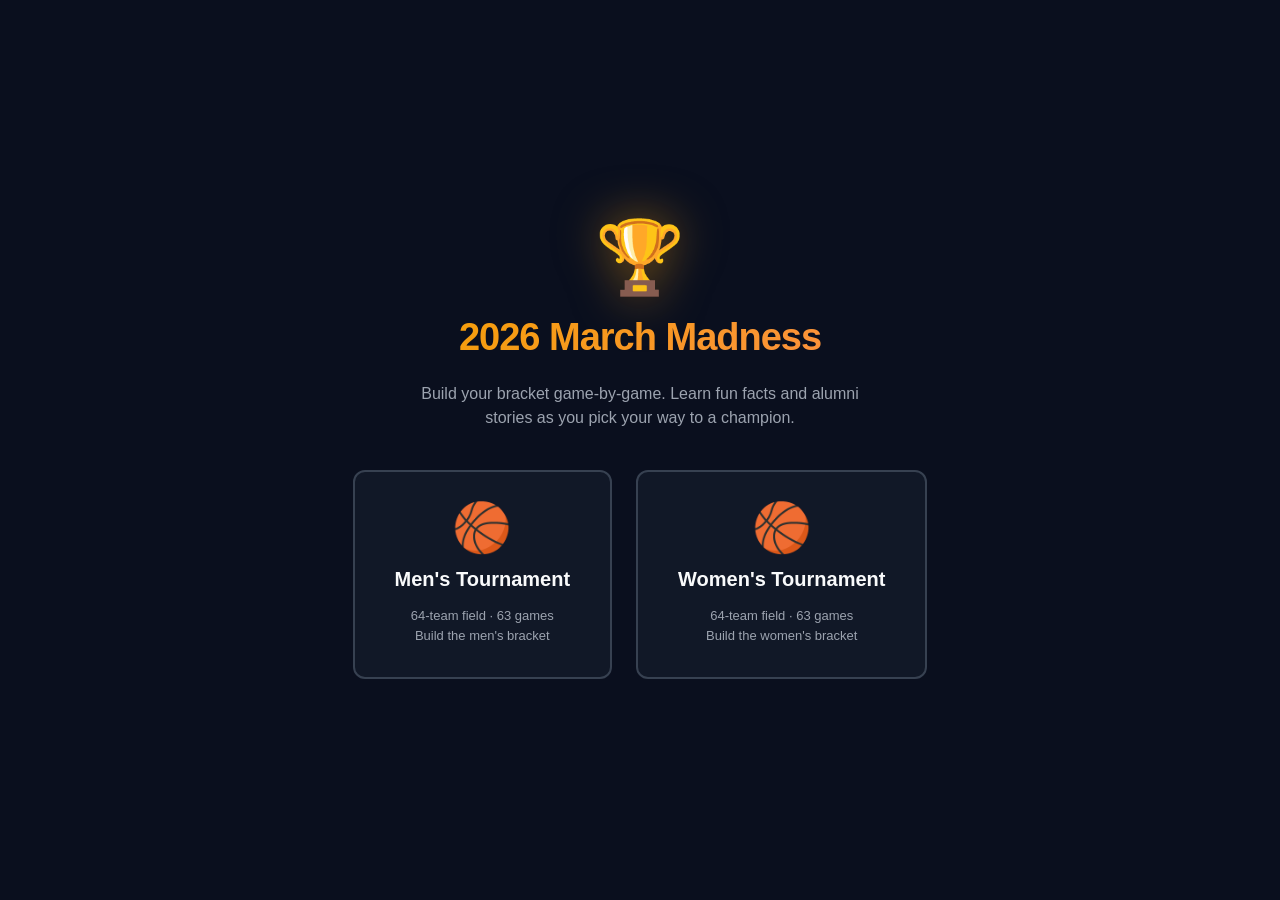
<file: index.html>
<!DOCTYPE html>
<html lang="en">
<head>
  <meta charset="UTF-8" />
  <meta name="viewport" content="width=device-width, initial-scale=1.0" />
  <title>2026 March Madness Bracket Builder</title>
  <link rel="stylesheet" href="styles.css" />
</head>
<body>
  <div id="app"></div>
  <script src="schools.js"></script>
  <script src="data.js"></script>
  <script src="app.js"></script>
</body>
</html>
</file>
<file: styles.css>
/* =====================================================================
   2026 March Madness Bracket Builder — Wizard UI
   ===================================================================== */

*, *::before, *::after { box-sizing: border-box; margin: 0; padding: 0; }

:root {
  --bg: #0a0f1e;
  --surface: #111827;
  --surface2: #1f2937;
  --surface3: #374151;
  --border: #374151;
  --text: #f9fafb;
  --text-muted: #9ca3af;
  --text-dim: #6b7280;
  --accent: #f59e0b;
  --accent2: #fbbf24;
  --danger: #ef4444;
  --success: #10b981;
  --radius: 12px;
  --radius-sm: 8px;
}

html, body { height: 100%; }

body {
  font-family: -apple-system, BlinkMacSystemFont, 'Segoe UI', Roboto, sans-serif;
  background: var(--bg);
  color: var(--text);
  min-height: 100vh;
  font-size: 14px;
  line-height: 1.5;
}

#app { min-height: 100vh; display: flex; flex-direction: column; }

/* =====================================================================
   LANDING SCREEN
   ===================================================================== */

.landing {
  flex: 1;
  display: flex;
  flex-direction: column;
  align-items: center;
  justify-content: center;
  padding: 32px 20px;
  text-align: center;
  gap: 40px;
}

.landing-hero {
  display: flex;
  flex-direction: column;
  align-items: center;
  gap: 16px;
}

.landing-trophy {
  font-size: 72px;
  line-height: 1;
  filter: drop-shadow(0 0 24px rgba(245,158,11,0.5));
}

.landing-title {
  font-size: 38px;
  font-weight: 800;
  letter-spacing: -1px;
  background: linear-gradient(135deg, #f59e0b, #fb923c);
  -webkit-background-clip: text;
  -webkit-text-fill-color: transparent;
  background-clip: text;
}

.landing-subtitle {
  font-size: 16px;
  color: var(--text-muted);
  max-width: 480px;
}

.tournament-cards {
  display: flex;
  gap: 24px;
  flex-wrap: wrap;
  justify-content: center;
}

.tournament-card {
  background: var(--surface);
  border: 2px solid var(--border);
  border-radius: var(--radius);
  padding: 32px 40px;
  cursor: pointer;
  transition: border-color 0.2s, transform 0.15s, box-shadow 0.2s;
  min-width: 220px;
  display: flex;
  flex-direction: column;
  align-items: center;
  gap: 12px;
}

.tournament-card:hover {
  border-color: var(--accent);
  transform: translateY(-4px);
  box-shadow: 0 16px 48px rgba(245,158,11,0.2);
}

.tournament-card-icon { font-size: 48px; line-height: 1; }
.tournament-card-name { font-size: 20px; font-weight: 700; }
.tournament-card-desc { font-size: 13px; color: var(--text-muted); text-align: center; }

/* =====================================================================
   WIZARD LAYOUT
   ===================================================================== */

.wizard {
  flex: 1;
  display: flex;
  flex-direction: column;
  min-height: 100vh;
}

/* ── Header ──────────────────────────────────────────────────────────── */
.wizard-header {
  background: var(--surface);
  border-bottom: 1px solid var(--border);
  padding: 12px 20px;
  display: flex;
  align-items: center;
  gap: 16px;
  position: sticky;
  top: 0;
  z-index: 50;
}

.wizard-back-btn {
  background: var(--surface2);
  border: 1px solid var(--border);
  color: var(--text);
  padding: 6px 14px;
  border-radius: var(--radius-sm);
  cursor: pointer;
  font-size: 13px;
  font-weight: 600;
  transition: background 0.15s;
  white-space: nowrap;
}
.wizard-back-btn:hover { background: var(--surface3); }
.wizard-back-btn:disabled { opacity: 0.3; cursor: default; }

.wizard-reset-btn {
  background: var(--surface2);
  border: 1px solid var(--border);
  color: var(--text-muted);
  padding: 6px 14px;
  border-radius: var(--radius-sm);
  cursor: pointer;
  font-size: 13px;
  font-weight: 600;
  transition: background 0.15s, color 0.15s;
  white-space: nowrap;
}
.wizard-reset-btn:hover { background: var(--surface3); color: #f87171; }

.wizard-title {
  font-size: 14px;
  font-weight: 700;
  color: var(--accent);
  flex: 1;
  text-align: center;
  white-space: nowrap;
  overflow: hidden;
  text-overflow: ellipsis;
}

.wizard-progress-wrap {
  display: flex;
  align-items: center;
  gap: 8px;
  flex-shrink: 0;
}

.wizard-progress-bar {
  width: 120px;
  height: 6px;
  background: var(--surface3);
  border-radius: 3px;
  overflow: hidden;
}

.wizard-progress-fill {
  height: 100%;
  background: var(--accent);
  border-radius: 3px;
  transition: width 0.3s ease;
}

.wizard-progress-text {
  font-size: 11px;
  color: var(--text-muted);
  white-space: nowrap;
}

/* ── Round Banner ────────────────────────────────────────────────────── */
.round-banner {
  background: linear-gradient(135deg, var(--surface), var(--surface2));
  border-bottom: 2px solid var(--accent);
  padding: 10px 20px;
  text-align: center;
}

.round-banner-label {
  font-size: 11px;
  font-weight: 700;
  text-transform: uppercase;
  letter-spacing: 0.12em;
  color: var(--text-muted);
}

.round-banner-title {
  font-size: 18px;
  font-weight: 800;
  color: var(--accent);
}

.round-banner-subtitle {
  font-size: 12px;
  color: var(--text-muted);
  margin-top: 2px;
}

/* ── Game Stage ──────────────────────────────────────────────────────── */
.game-stage {
  flex: 1;
  display: flex;
  flex-direction: column;
  align-items: center;
  padding: 24px 16px 40px;
  gap: 20px;
}

.vs-divider {
  font-size: 20px;
  font-weight: 900;
  color: var(--text-dim);
  letter-spacing: 2px;
  flex-shrink: 0;
}

.matchup-row {
  display: flex;
  align-items: stretch;
  gap: 16px;
  width: 100%;
  max-width: 900px;
}

/* ── Team Card ───────────────────────────────────────────────────────── */
.team-card {
  flex: 1;
  border-radius: var(--radius);
  overflow: hidden;
  cursor: pointer;
  border: 3px solid transparent;
  transition: transform 0.18s, box-shadow 0.18s, border-color 0.18s;
  position: relative;
  display: flex;
  flex-direction: column;
}

.team-card:hover {
  transform: translateY(-6px);
  box-shadow: 0 20px 60px rgba(0,0,0,0.5);
  border-color: rgba(255,255,255,0.3);
}

.team-card.selected {
  border-color: var(--accent);
  box-shadow: 0 0 0 4px rgba(245,158,11,0.3), 0 20px 60px rgba(0,0,0,0.5);
  transform: translateY(-4px);
}

.team-card.selected .team-card-banner::after {
  content: '✓ PICKED';
  position: absolute;
  top: 12px;
  right: 12px;
  background: var(--accent);
  color: #000;
  font-size: 10px;
  font-weight: 900;
  letter-spacing: 0.08em;
  padding: 3px 8px;
  border-radius: 4px;
}

/* Banner (solid primary color top section) */
.team-card-banner {
  padding: 20px 16px 14px;
  position: relative;
  display: flex;
  flex-direction: column;
  align-items: center;
  gap: 6px;
}

.team-card-seed {
  position: absolute;
  top: 10px;
  left: 10px;
  width: 26px;
  height: 26px;
  background: rgba(0,0,0,0.35);
  border-radius: 50%;
  display: flex;
  align-items: center;
  justify-content: center;
  font-size: 11px;
  font-weight: 900;
  color: #fff;
}

/* Large school primary logo (ESPN CDN) */
.school-logo-img {
  width: 90px;
  height: 90px;
  object-fit: contain;
  filter: drop-shadow(0 2px 8px rgba(0,0,0,0.45));
}

.team-card-name {
  font-size: 18px;
  font-weight: 800;
  color: #fff;
  text-align: center;
  text-shadow: 0 2px 6px rgba(0,0,0,0.5);
  margin-top: 2px;
}

/* Mascot emoji + name row */
.team-card-mascot-row {
  display: flex;
  align-items: center;
  gap: 6px;
}

.team-card-mascot-emoji {
  font-size: 22px;
  line-height: 1;
}

.team-card-mascot-name {
  font-size: 13px;
  color: rgba(255,255,255,0.75);
}

.team-card-city {
  font-size: 11px;
  color: rgba(255,255,255,0.55);
}

/* ── First Four split card ─────────────────────────────────────────── */
.ff-banner {
  padding: 0 0 10px;
  gap: 0;
}

.ff-banner .team-card-seed {
  top: 8px;
  left: 8px;
  z-index: 2;
}

.ff-split {
  display: flex;
  width: 100%;
  position: relative;
  align-items: stretch;
}

.ff-half {
  flex: 1;
  display: flex;
  flex-direction: column;
  align-items: center;
  justify-content: flex-end;
  padding: 18px 8px 10px;
  gap: 4px;
}

.ff-logo-img {
  width: 60px;
  height: 60px;
  object-fit: contain;
  filter: drop-shadow(0 2px 6px rgba(0,0,0,0.45));
}

.ff-logo-emoji {
  font-size: 36px;
  line-height: 1;
}

.ff-half-name {
  font-size: 11px;
  font-weight: 700;
  color: #fff;
  text-align: center;
  text-shadow: 0 1px 4px rgba(0,0,0,0.5);
  word-break: break-word;
}

.ff-half-mascot { font-size: 18px; line-height: 1; }

.ff-vs {
  position: absolute;
  left: 50%;
  top: 50%;
  transform: translate(-50%, -50%);
  background: rgba(0,0,0,0.5);
  color: #fff;
  font-size: 11px;
  font-weight: 900;
  letter-spacing: 0.05em;
  padding: 4px 6px;
  border-radius: 4px;
  z-index: 1;
}

.ff-footer {
  font-size: 11px;
  color: rgba(255,255,255,0.65);
  font-weight: 600;
  letter-spacing: 0.04em;
  text-align: center;
  padding-top: 6px;
  background: rgba(0,0,0,0.2);
  width: 100%;
  padding: 6px 8px 0;
}

/* Card Body (dark info section) */
.team-card-body {
  background: var(--surface);
  flex: 1;
  padding: 16px;
  display: flex;
  flex-direction: column;
  gap: 14px;
}

.team-card-section-title {
  font-size: 10px;
  font-weight: 700;
  text-transform: uppercase;
  letter-spacing: 0.1em;
  color: var(--text-dim);
  margin-bottom: 6px;
}

.team-card-facts {
  display: flex;
  flex-direction: column;
  gap: 6px;
}

.team-card-fact {
  font-size: 12px;
  color: var(--text-muted);
  display: flex;
  gap: 6px;
  line-height: 1.4;
}

.team-card-fact::before {
  content: '•';
  color: var(--accent);
  flex-shrink: 0;
  margin-top: 1px;
}

.team-card-alumni {
  display: flex;
  flex-direction: column;
  gap: 5px;
}

.team-card-alum {
  font-size: 12px;
  color: var(--text-muted);
  display: flex;
  gap: 6px;
  line-height: 1.4;
}

.team-card-alum::before {
  content: '★';
  color: var(--accent);
  font-size: 10px;
  flex-shrink: 0;
  margin-top: 2px;
}

/* Hover prompt */
.team-card-pick-prompt {
  background: rgba(245,158,11,0.1);
  border-top: 1px solid rgba(245,158,11,0.3);
  padding: 10px;
  text-align: center;
  font-size: 12px;
  font-weight: 700;
  color: var(--accent);
  letter-spacing: 0.05em;
  opacity: 0;
  transition: opacity 0.15s;
}

.team-card:hover .team-card-pick-prompt { opacity: 1; }
.team-card.selected .team-card-pick-prompt {
  opacity: 1;
  background: rgba(245,158,11,0.2);
  color: var(--accent2);
}

/* ── First Four Note ─────────────────────────────────────────────────── */
.first-four-note {
  background: rgba(245,158,11,0.08);
  border: 1px solid rgba(245,158,11,0.2);
  border-radius: var(--radius-sm);
  padding: 8px 16px;
  font-size: 12px;
  color: var(--accent);
  text-align: center;
  max-width: 500px;
}

/* ── Navigation Buttons ──────────────────────────────────────────────── */
.wizard-nav {
  display: flex;
  gap: 12px;
  align-items: center;
  padding: 0 16px;
  max-width: 900px;
  width: 100%;
}

.wizard-nav-btn {
  flex: 1;
  padding: 14px;
  border-radius: var(--radius-sm);
  font-size: 15px;
  font-weight: 700;
  cursor: pointer;
  border: none;
  transition: opacity 0.15s, transform 0.1s;
}

.wizard-nav-btn:active { transform: scale(0.97); }
.wizard-nav-btn:disabled { opacity: 0.35; cursor: default; transform: none; }

.wizard-nav-btn.primary {
  background: var(--accent);
  color: #000;
}
.wizard-nav-btn.primary:hover:not(:disabled) { background: var(--accent2); }

.wizard-nav-btn.secondary {
  background: var(--surface2);
  color: var(--text);
  border: 1px solid var(--border);
}
.wizard-nav-btn.secondary:hover:not(:disabled) { background: var(--surface3); }

/* =====================================================================
   FINAL FOUR / CHAMPIONSHIP SCREENS
   ===================================================================== */

.ff-stage {
  flex: 1;
  display: flex;
  flex-direction: column;
  align-items: center;
  padding: 24px 16px 40px;
  gap: 20px;
}

.ff-matchup-label {
  font-size: 13px;
  color: var(--text-muted);
  font-weight: 600;
  text-align: center;
}

/* =====================================================================
   SCORE PREDICTION SCREEN
   ===================================================================== */

.score-stage {
  flex: 1;
  display: flex;
  flex-direction: column;
  align-items: center;
  justify-content: center;
  padding: 32px 20px;
  gap: 28px;
  text-align: center;
}

.score-champion-display {
  display: flex;
  flex-direction: column;
  align-items: center;
  gap: 10px;
}

.score-trophy { font-size: 56px; line-height: 1; }

.score-champion-name {
  font-size: 28px;
  font-weight: 800;
  color: var(--accent);
}

.score-desc {
  font-size: 15px;
  color: var(--text-muted);
  max-width: 400px;
}

.score-inputs {
  display: flex;
  align-items: center;
  gap: 16px;
  flex-wrap: wrap;
  justify-content: center;
}

.score-team-box {
  display: flex;
  flex-direction: column;
  align-items: center;
  gap: 8px;
}

.score-team-label {
  font-size: 13px;
  color: var(--text-muted);
  font-weight: 600;
  text-align: center;
  max-width: 120px;
}

.score-input {
  width: 90px;
  height: 64px;
  font-size: 32px;
  font-weight: 800;
  text-align: center;
  background: var(--surface2);
  border: 2px solid var(--border);
  border-radius: var(--radius-sm);
  color: var(--text);
  outline: none;
  transition: border-color 0.15s;
}
.score-input:focus { border-color: var(--accent); }

.score-dash {
  font-size: 28px;
  font-weight: 900;
  color: var(--text-dim);
}

/* =====================================================================
   REVIEW SCREEN
   ===================================================================== */

.review-stage {
  flex: 1;
  padding: 24px 20px 60px;
  display: flex;
  flex-direction: column;
  gap: 24px;
  max-width: 800px;
  margin: 0 auto;
  width: 100%;
}

.review-title {
  font-size: 26px;
  font-weight: 800;
  text-align: center;
  color: var(--accent);
}

.review-subtitle {
  text-align: center;
  color: var(--text-muted);
  font-size: 14px;
  margin-top: -16px;
}

.review-champ-box {
  background: linear-gradient(135deg, #78350f, #92400e);
  border: 2px solid var(--accent);
  border-radius: var(--radius);
  padding: 24px;
  text-align: center;
  display: flex;
  flex-direction: column;
  align-items: center;
  gap: 8px;
}

.review-champ-label {
  font-size: 11px;
  font-weight: 700;
  letter-spacing: 0.12em;
  text-transform: uppercase;
  color: var(--accent);
}

.review-champ-name {
  font-size: 32px;
  font-weight: 900;
  color: #fff;
}

.review-champ-score {
  font-size: 14px;
  color: rgba(255,255,255,0.7);
}

.review-section {
  background: var(--surface);
  border: 1px solid var(--border);
  border-radius: var(--radius);
  overflow: hidden;
}

.review-section-header {
  padding: 12px 16px;
  font-size: 12px;
  font-weight: 700;
  text-transform: uppercase;
  letter-spacing: 0.1em;
  color: var(--text-muted);
  border-bottom: 1px solid var(--border);
  display: flex;
  align-items: center;
  gap: 8px;
}

.review-region-dot {
  width: 8px;
  height: 8px;
  border-radius: 50%;
  flex-shrink: 0;
}

.review-path {
  padding: 12px 16px;
  display: flex;
  flex-direction: column;
  gap: 6px;
}

.review-path-round {
  display: flex;
  align-items: baseline;
  gap: 10px;
  font-size: 13px;
}

.review-path-round-label {
  font-size: 10px;
  font-weight: 700;
  letter-spacing: 0.08em;
  text-transform: uppercase;
  color: var(--text-dim);
  width: 80px;
  flex-shrink: 0;
}

.review-path-winners {
  display: flex;
  flex-wrap: wrap;
  gap: 6px;
}

.review-winner-tag {
  background: var(--surface2);
  border: 1px solid var(--border);
  border-radius: 4px;
  padding: 3px 8px;
  font-size: 12px;
  color: var(--text);
}

.review-winner-tag.champion-tag {
  background: rgba(245,158,11,0.15);
  border-color: var(--accent);
  color: var(--accent);
  font-weight: 700;
}

.review-final-four {
  padding: 12px 16px;
  display: flex;
  flex-direction: column;
  gap: 10px;
}

.review-ff-game {
  display: flex;
  flex-direction: column;
  gap: 4px;
}

.review-ff-label {
  font-size: 10px;
  font-weight: 700;
  text-transform: uppercase;
  letter-spacing: 0.08em;
  color: var(--text-dim);
}

.review-ff-result {
  font-size: 14px;
  font-weight: 600;
}

.review-ff-winner { color: var(--accent); }
.review-ff-loser  { color: var(--text-muted); }

.review-actions {
  display: flex;
  gap: 12px;
  flex-wrap: wrap;
}

.review-action-btn {
  flex: 1;
  min-width: 140px;
  padding: 14px;
  border-radius: var(--radius-sm);
  font-size: 14px;
  font-weight: 700;
  cursor: pointer;
  border: none;
  transition: opacity 0.15s;
  text-align: center;
}
.review-action-btn:hover { opacity: 0.85; }
.review-action-btn.primary { background: var(--accent); color: #000; }
.review-action-btn.secondary { background: var(--surface2); color: var(--text); border: 1px solid var(--border); }

/* =====================================================================
   SHARED UTILITIES
   ===================================================================== */

.tbd-placeholder {
  background: var(--surface2);
  border: 2px dashed var(--border);
  border-radius: var(--radius);
  display: flex;
  flex-direction: column;
  align-items: center;
  justify-content: center;
  padding: 40px 20px;
  gap: 8px;
  flex: 1;
  color: var(--text-dim);
}

.tbd-placeholder-icon { font-size: 32px; }
.tbd-placeholder-text { font-size: 14px; font-weight: 600; }
.tbd-placeholder-sub  { font-size: 12px; text-align: center; }

/* =====================================================================
   RESPONSIVE
   ===================================================================== */

@media (max-width: 640px) {
  .matchup-row {
    flex-direction: column;
    max-width: 400px;
  }

  .vs-divider {
    align-self: center;
  }

  .landing-title { font-size: 28px; }
  .tournament-cards { gap: 16px; }
  .tournament-card { padding: 24px 28px; min-width: 160px; }

  .wizard-header { flex-wrap: wrap; gap: 8px; }
  .wizard-progress-wrap { width: 100%; }
  .wizard-progress-bar { flex: 1; }

  .team-card-name { font-size: 17px; }
  .score-input { width: 76px; height: 56px; font-size: 26px; }
  .review-champ-name { font-size: 24px; }
}
</file>
